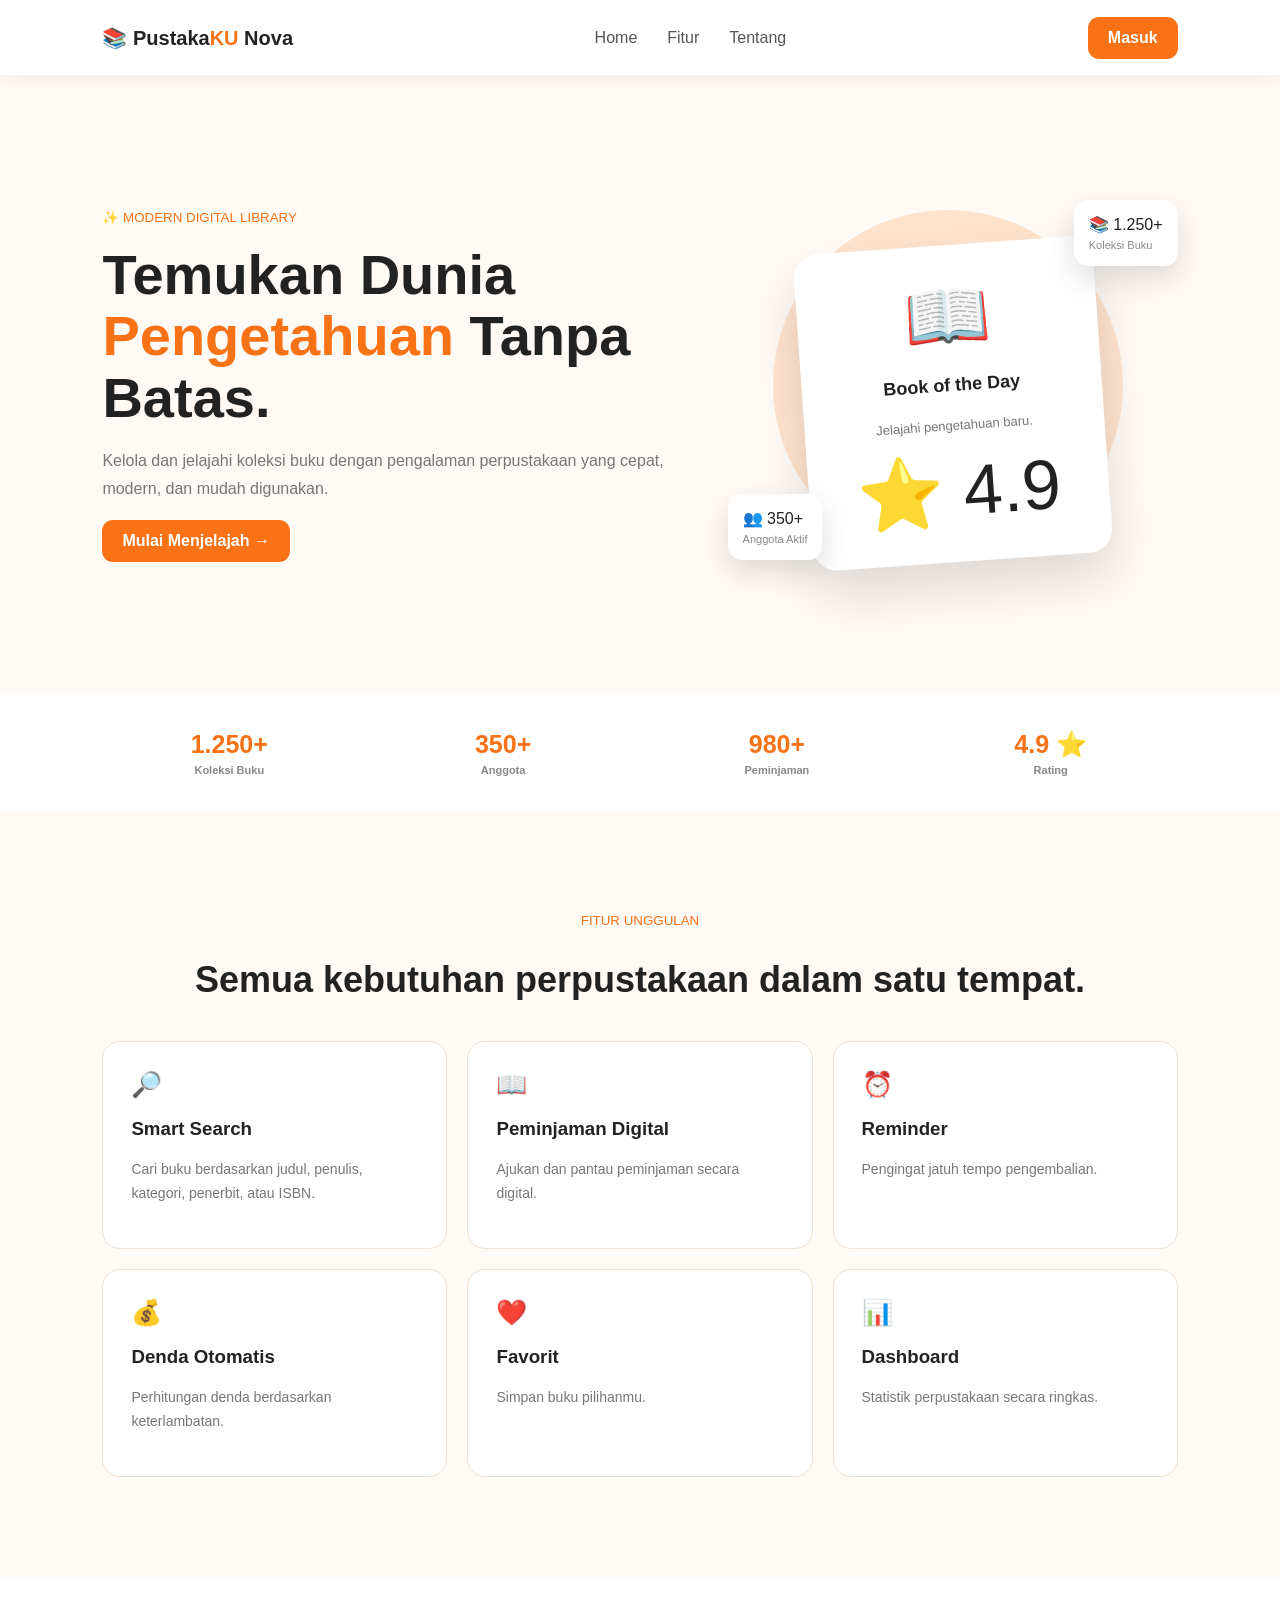
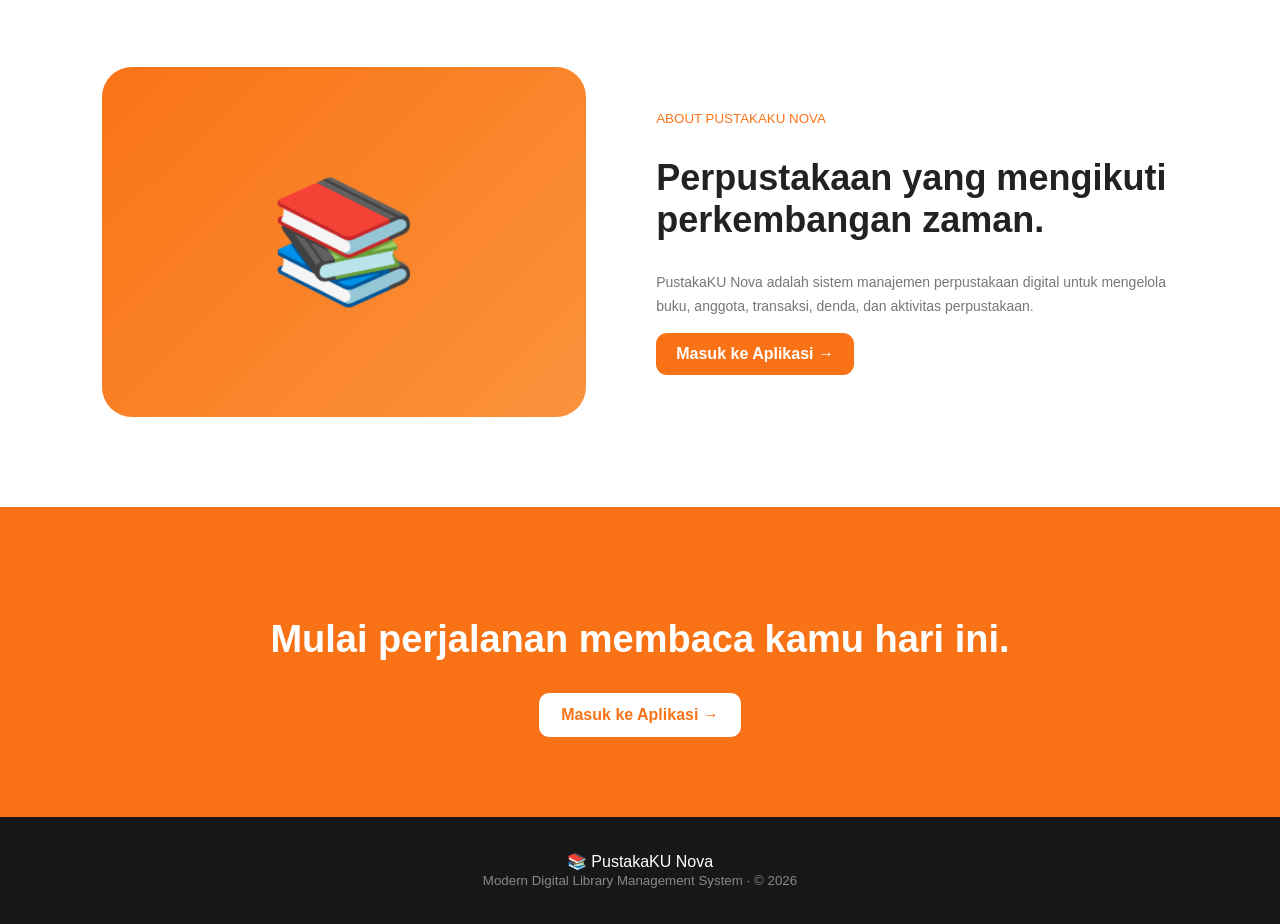
<file: index.html>
<!doctype html>
<html lang="id">
  <head>
    <meta charset="UTF-8" />
    <meta name="viewport" content="width=device-width,initial-scale=1" />
    <title>PustakaKU Nova</title>
    <link rel="stylesheet" href="css/landing.css" />
  </head>
  <body>
    <header>
      <b>📚 Pustaka<span>KU</span> Nova</b>
      <nav>
        <a href="#home">Home</a><a href="#fitur">Fitur</a
        ><a href="#tentang">Tentang</a>
      </nav>
      <a class="btn" href="login.html">Masuk</a>
    </header>
    <main>
      <section class="hero" id="home">
        <div>
          <small>✨ MODERN DIGITAL LIBRARY</small>
          <h1>Temukan Dunia <span>Pengetahuan</span> Tanpa Batas.</h1>
          <p>
            Kelola dan jelajahi koleksi buku dengan pengalaman perpustakaan yang
            cepat, modern, dan mudah digunakan.
          </p>
          <a class="btn" href="login.html">Mulai Menjelajah →</a>
        </div>
        <div class="visual">
          <div class="book">
            📖
            <h3>Book of the Day</h3>
            <p>Jelajahi pengetahuan baru.</p>
            ⭐ 4.9
          </div>
          <i>📚 1.250+<small>Koleksi Buku</small></i
          ><i>👥 350+<small>Anggota Aktif</small></i>
        </div>
      </section>
      <section class="stats">
        <b>1.250+<small>Koleksi Buku</small></b
        ><b>350+<small>Anggota</small></b
        ><b>980+<small>Peminjaman</small></b
        ><b>4.9 ⭐<small>Rating</small></b>
      </section>
      <section id="fitur">
        <small>FITUR UNGGULAN</small>
        <h2>Semua kebutuhan perpustakaan dalam satu tempat.</h2>
        <div class="grid">
          <article>
            🔎
            <h3>Smart Search</h3>
            <p>
              Cari buku berdasarkan judul, penulis, kategori, penerbit, atau
              ISBN.
            </p>
          </article>
          <article>
            📖
            <h3>Peminjaman Digital</h3>
            <p>Ajukan dan pantau peminjaman secara digital.</p>
          </article>
          <article>
            ⏰
            <h3>Reminder</h3>
            <p>Pengingat jatuh tempo pengembalian.</p>
          </article>
          <article>
            💰
            <h3>Denda Otomatis</h3>
            <p>Perhitungan denda berdasarkan keterlambatan.</p>
          </article>
          <article>
            ❤️
            <h3>Favorit</h3>
            <p>Simpan buku pilihanmu.</p>
          </article>
          <article>
            📊
            <h3>Dashboard</h3>
            <p>Statistik perpustakaan secara ringkas.</p>
          </article>
        </div>
      </section>
      <section id="tentang" class="about">
        <div class="big">📚</div>
        <div>
          <small>ABOUT PUSTAKAKU NOVA</small>
          <h2>Perpustakaan yang mengikuti perkembangan zaman.</h2>
          <p>
            PustakaKU Nova adalah sistem manajemen perpustakaan digital untuk
            mengelola buku, anggota, transaksi, denda, dan aktivitas
            perpustakaan.
          </p>
          <a class="btn" href="login.html">Masuk ke Aplikasi →</a>
        </div>
      </section>
      <section class="cta">
        <h2>Mulai perjalanan membaca kamu hari ini.</h2>
        <a class="white" href="login.html">Masuk ke Aplikasi →</a>
      </section>
    </main>
    <footer>
      📚 PustakaKU Nova<br /><small
        >Modern Digital Library Management System · © 2026</small
      >
    </footer>
  </body>
</html>
</file>
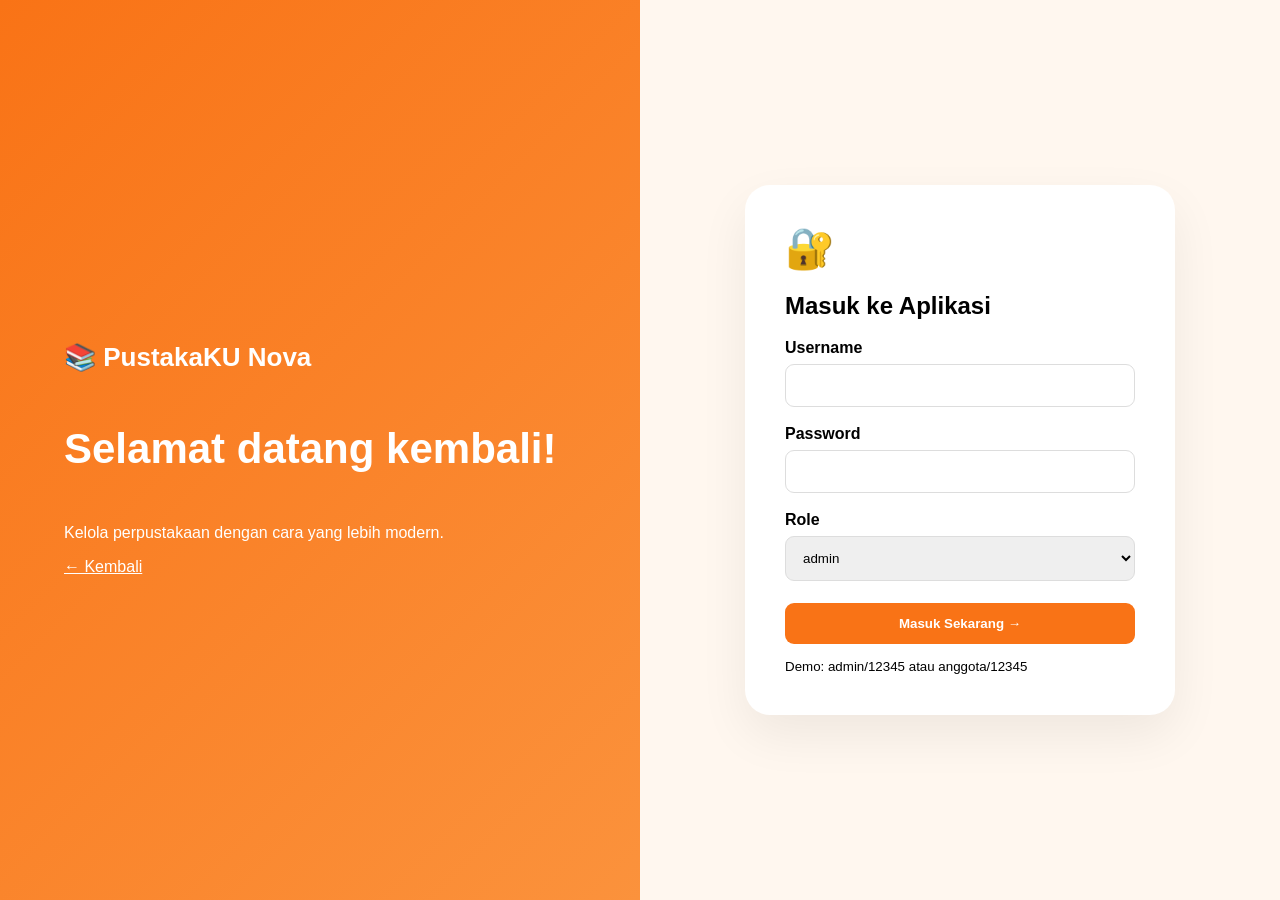
<file: anggota.html>
<!doctype html>
<html lang="id">
  <head>
    <meta charset="UTF-8" />
    <meta name="viewport" content="width=device-width,initial-scale=1" />
    <title>Anggota | PustakaKU Nova</title>
    <link rel="stylesheet" href="css/app.css" />
  </head>
  <body>
    <div class="app">
      <aside class="side">
        <b>📚 PustakaKU Nova</b>
        <nav></nav>
        <button onclick="out()">Keluar</button>
      </aside>
      <main class="main">
        <div class="top">
          <div>
            <small>Manajemen pengguna</small>
            <h1>Anggota</h1>
          </div>
          <div class="avatar">A</div>
        </div>
        <div class="toolbar">
          <input
            id="q"
            placeholder="🔎 Cari nama, kelas, atau email..."
            oninput="render()"
          /><button class="action" onclick="addMember()">
            + Tambah Anggota
          </button>
        </div>
        <table class="table">
          <thead>
            <tr>
              <th>Nama</th>
              <th>Kelas</th>
              <th>Email</th>
              <th>Status</th>
              <th>Aksi</th>
            </tr>
          </thead>
          <tbody id="list"></tbody>
        </table>
      </main>
    </div>
    <script src="js/data.js"></script>
    <script src="js/app.js"></script>
    <script>
      function render() {
        let x = q.value.toLowerCase();
        list.innerHTML = members
          .filter((m) => (m.name + m.kelas + m.email).toLowerCase().includes(x))
          .map(
            (m, i) =>
              `<tr><td>${m.name}</td><td>${m.kelas}</td><td>${m.email}</td><td>${m.status}</td><td><button class="action" onclick="removeMember(${i})">Hapus</button></td></tr>`,
          )
          .join("");
      }
      function addMember() {
        let name = prompt("Nama anggota");
        if (!name) return;
        let kelas = prompt("Kelas", "XI RPL 1") || "Umum";
        members.push({
          name,
          kelas,
          email: name.toLowerCase().replaceAll(" ", "_") + "@pustakaku.local",
          status: "Aktif",
        });
        save();
        render();
      }
      function removeMember(i) {
        if (confirm("Hapus anggota ini?")) {
          members.splice(i, 1);
          save();
          render();
        }
      }
      render();
    </script>
  </body>
</html>
</file>
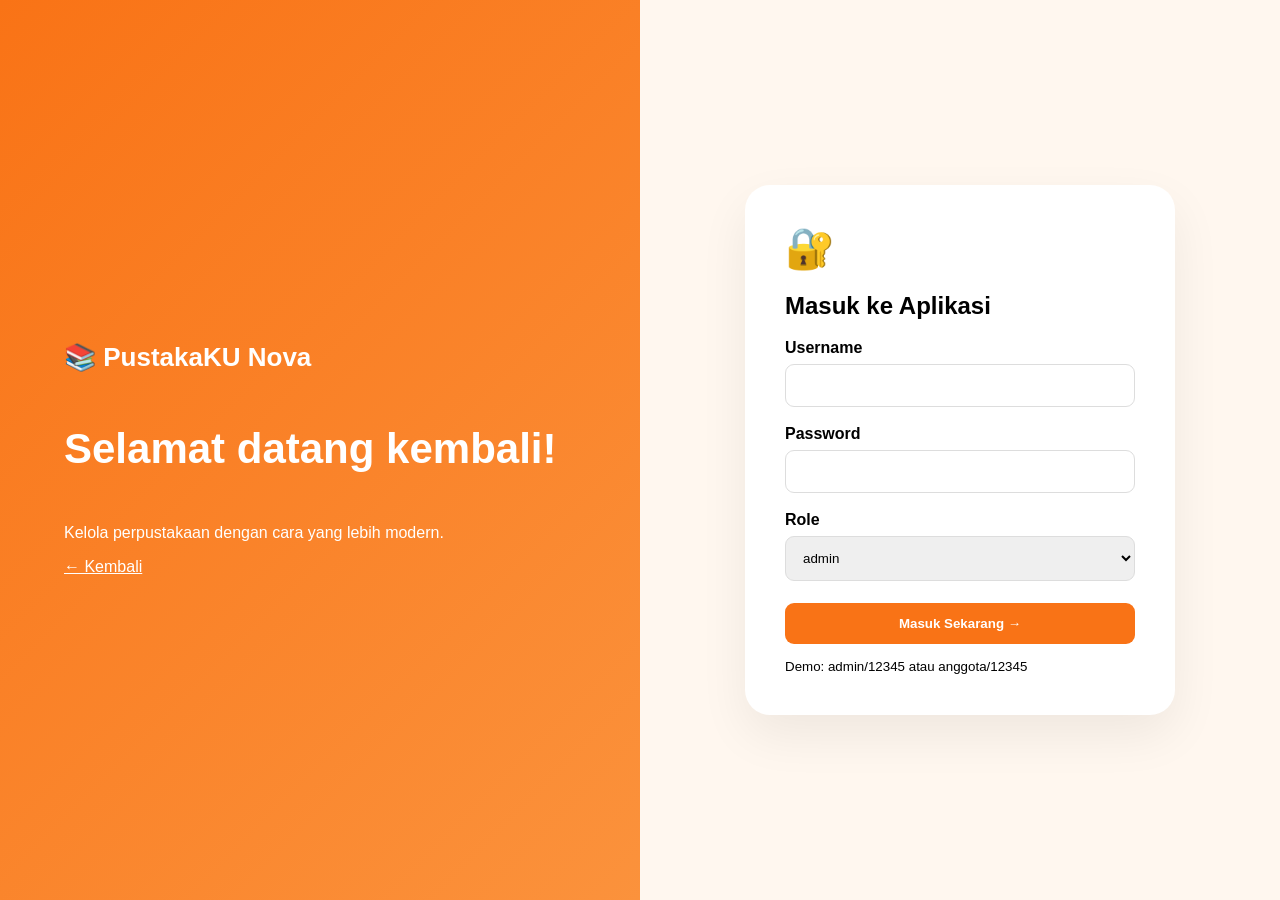
<file: buku.html>
<!doctype html>
<html lang="id">
  <head>
    <meta charset="UTF-8" />
    <meta name="viewport" content="width=device-width,initial-scale=1" />
    <title>Buku | PustakaKU Nova</title>
    <link rel="stylesheet" href="css/app.css" />
  </head>
  <body>
    <div class="app">
      <aside class="side">
        <b>📚 PustakaKU Nova</b>
        <nav></nav>
        <button onclick="out()">Keluar</button>
      </aside>
      <main class="main">
        <div class="top">
          <div>
            <small>15 koleksi demo</small>
            <h1>Koleksi Buku</h1>
          </div>
          <div class="avatar">A</div>
        </div>
        <div class="toolbar">
          <input
            id="q"
            placeholder="🔎 Cari judul, penulis, kategori, ISBN..."
            oninput="render()"
          /><button class="action" onclick="add()">+ Tambah</button>
        </div>
        <table class="table">
          <thead>
            <tr>
              <th>Judul</th>
              <th>Penulis</th>
              <th>Kategori</th>
              <th>Tahun</th>
              <th>Rating</th>
              <th>Stok</th>
              <th>Aksi</th>
            </tr>
          </thead>
          <tbody id="list"></tbody>
        </table>
      </main>
    </div>
    <script src="js/data.js"></script>
    <script src="js/app.js"></script>
    <script>
      function render() {
        let x = q.value.toLowerCase();
        list.innerHTML = books
          .filter((b) =>
            (b.title + b.author + b.cat + b.isbn + b.publisher)
              .toLowerCase()
              .includes(x),
          )
          .map(
            (b) =>
              `<tr><td><b>${b.title}</b></td><td>${b.author}</td><td>${b.cat}</td><td>${b.year}</td><td>⭐ ${b.rating}</td><td>${b.stock}</td><td><button class="action" onclick="del(${b.id})">Hapus</button></td></tr>`,
          )
          .join("");
      }
      function add() {
        let t = prompt("Judul buku");
        if (t) {
          books.push({
            id: Date.now(),
            title: t,
            author: "Penulis Baru",
            cat: "Umum",
            publisher: "PustakaKU",
            year: 2026,
            isbn: "-",
            stock: 1,
            rating: 5,
          });
          save();
          render();
        }
      }
      function del(id) {
        let i = books.findIndex((b) => b.id === id);
        if (i >= 0 && confirm("Hapus buku?")) {
          books.splice(i, 1);
          save();
          render();
        }
      }
      render();
    </script>
  </body>
</html>
</file>
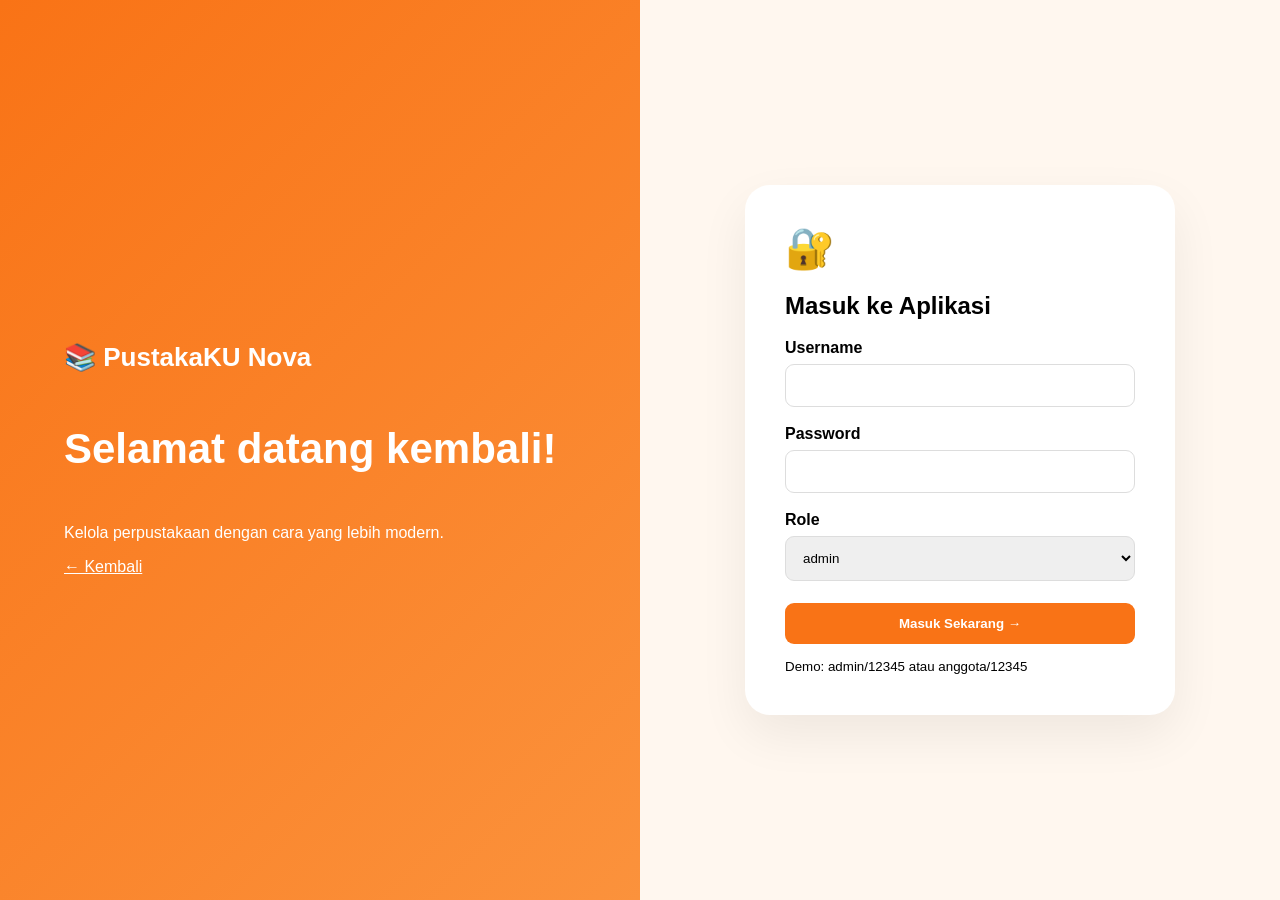
<file: dashboard.html>
<!doctype html>
<html lang="id">
  <head>
    <meta charset="UTF-8" />
    <meta name="viewport" content="width=device-width,initial-scale=1" />
    <title>Dashboard | PustakaKU Nova</title>
    <link rel="stylesheet" href="css/app.css" />
  </head>
  <body>
    <div class="app">
      <aside class="side">
        <b>📚 PustakaKU Nova</b>
        <nav></nav>
        <button onclick="out()">Keluar</button>
      </aside>
      <main class="main">
        <div class="top">
          <div>
            <small>Selamat datang 👋</small>
            <h1>Dashboard</h1>
          </div>
          <div class="avatar">A</div>
        </div>
        <div class="cards">
          <div class="card">📚 Total Buku<b id="b"></b></div>
          <div class="card">👥 Anggota<b id="m"></b></div>
          <div class="card">📖 Transaksi<b id="l"></b></div>
          <div class="card">💰 Denda<b id="f"></b></div>
        </div>
        <div class="panel">
          <h2>Aktivitas Terbaru</h2>
          <table class="table">
            <thead>
              <tr>
                <th>Anggota</th>
                <th>Buku</th>
                <th>Status</th>
                <th>Jatuh Tempo</th>
              </tr>
            </thead>
            <tbody id="activity"></tbody>
          </table>
        </div>
      </main>
    </div>
    <script src="js/data.js"></script>
    <script src="js/app.js"></script>
    <script>
      b.textContent = books.length;
      m.textContent = members.length;
      l.textContent = loans.length;
      f.textContent = rupiah(
        fines
          .filter((x) => x.status !== "Lunas")
          .reduce((a, x) => a + x.total, 0),
      );
      activity.innerHTML = loans
        .slice(-6)
        .reverse()
        .map(
          (x) =>
            `<tr><td>${x.member}</td><td>${x.book}</td><td>${x.status}</td><td>${x.due}</td></tr>`,
        )
        .join("");
    </script>
  </body>
</html>
</file>
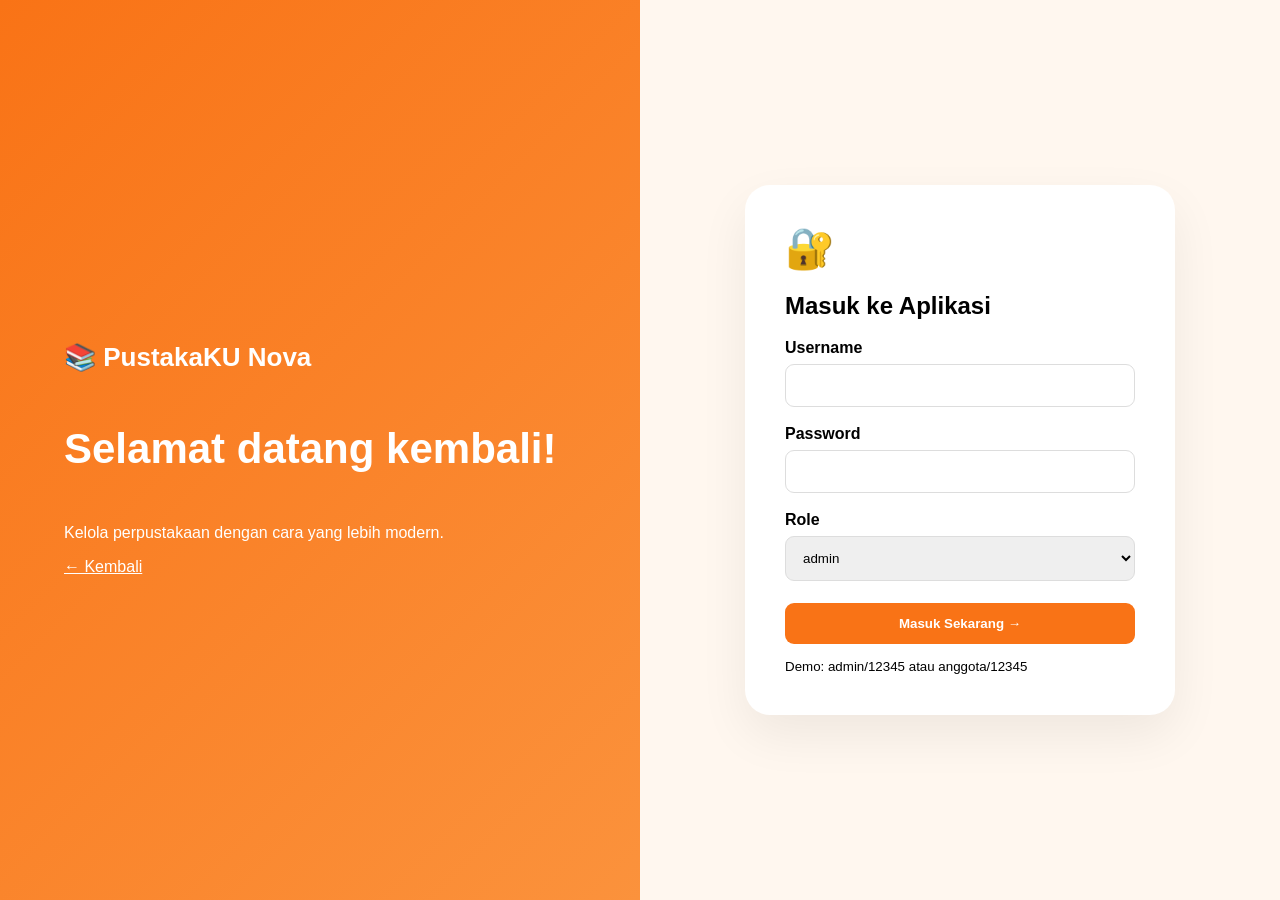
<file: denda.html>
<!doctype html>
<html lang="id">
  <head>
    <meta charset="UTF-8" />
    <meta name="viewport" content="width=device-width,initial-scale=1" />
    <title>Denda | PustakaKU Nova</title>
    <link rel="stylesheet" href="css/app.css" />
  </head>
  <body>
    <div class="app">
      <aside class="side">
        <b>📚 PustakaKU Nova</b>
        <nav></nav>
        <button onclick="out()">Keluar</button>
      </aside>
      <main class="main">
        <div class="top">
          <div>
            <small>Rp1.000 / hari</small>
            <h1>Denda</h1>
          </div>
          <div class="avatar">A</div>
        </div>
        <div class="cards">
          <div class="card">Total Denda<b id="total"></b></div>
          <div class="card">Belum Dibayar<b id="unpaid"></b></div>
        </div>
        <table class="table">
          <thead>
            <tr>
              <th>Anggota</th>
              <th>Buku</th>
              <th>Terlambat</th>
              <th>Total</th>
              <th>Status</th>
            </tr>
          </thead>
          <tbody id="list"></tbody>
        </table>
      </main>
    </div>
    <script src="js/data.js"></script>
    <script src="js/app.js"></script>
    <script>
      function render() {
        list.innerHTML = fines
          .map(
            (f, i) =>
              `<tr><td>${f.member}</td><td>${f.book}</td><td>${f.days} hari</td><td>${rupiah(f.total)}</td><td>${f.status} ${f.status !== "Lunas" ? `<button class="action" onclick="pay(${i})">Bayar</button>` : ""}</td></tr>`,
          )
          .join("");
        total.textContent = rupiah(fines.reduce((a, f) => a + f.total, 0));
        unpaid.textContent = rupiah(
          fines
            .filter((f) => f.status !== "Lunas")
            .reduce((a, f) => a + f.total, 0),
        );
      }
      function pay(i) {
        fines[i].status = "Lunas";
        save();
        render();
      }
      render();
    </script>
  </body>
</html>
</file>
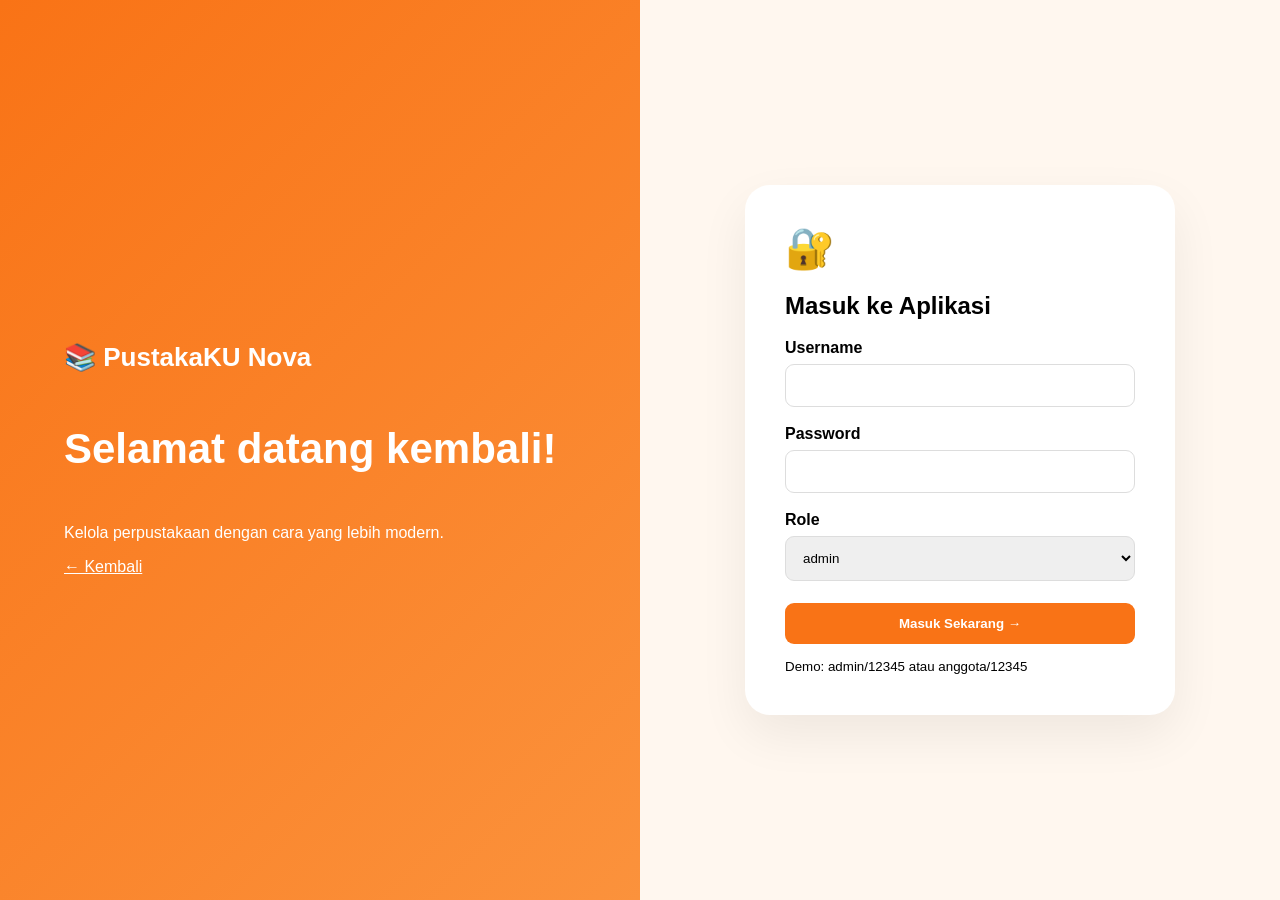
<file: favorit.html>
<!doctype html>
<html lang="id">
  <head>
    <meta charset="UTF-8" />
    <meta name="viewport" content="width=device-width,initial-scale=1" />
    <title>Favorit | PustakaKU Nova</title>
    <link rel="stylesheet" href="css/app.css" />
  </head>
  <body>
    <div class="app">
      <aside class="side">
        <b>📚 PustakaKU Nova</b>
        <nav></nav>
        <button onclick="out()">Keluar</button>
      </aside>
      <main class="main">
        <div class="top">
          <div>
            <small>Koleksi pilihanmu</small>
            <h1>Favorit</h1>
          </div>
          <div class="avatar">A</div>
        </div>
        <div class="books" id="favoriteList"></div>
      </main>
    </div>
    <script src="js/data.js"></script>
    <script src="js/app.js"></script>
    <script>
      function renderFavorites() {
        var list = document.getElementById("favoriteList");
        var favoriteBooks = books.filter(function (book) {
          return favorites.some(function (id) {
            return Number(id) === Number(book.id);
          });
        });
        if (!favoriteBooks.length) {
          list.innerHTML =
            '<div class="panel"><h2>Belum ada buku favorit</h2><p>Tambahkan buku ke favorit dari halaman Koleksi.</p></div>';
          return;
        }
        list.innerHTML = favoriteBooks
          .map(function (book) {
            return (
              '<div class="bookbox"><div class="cover">📖</div><h3>' +
              book.title +
              "</h3><p>" +
              book.author +
              "</p><p>⭐ " +
              (book.rating || 0) +
              " · Stok " +
              book.stock +
              '</p><button class="action" onclick="removeFav(' +
              book.id +
              ')">Hapus Favorit</button></div>'
            );
          })
          .join("");
      }
      function removeFav(id) {
        favorites = favorites.filter(function (item) {
          return Number(item) !== Number(id);
        });
        save();
        renderFavorites();
      }
      document.addEventListener("DOMContentLoaded", renderFavorites);
    </script>
  </body>
</html>
</file>
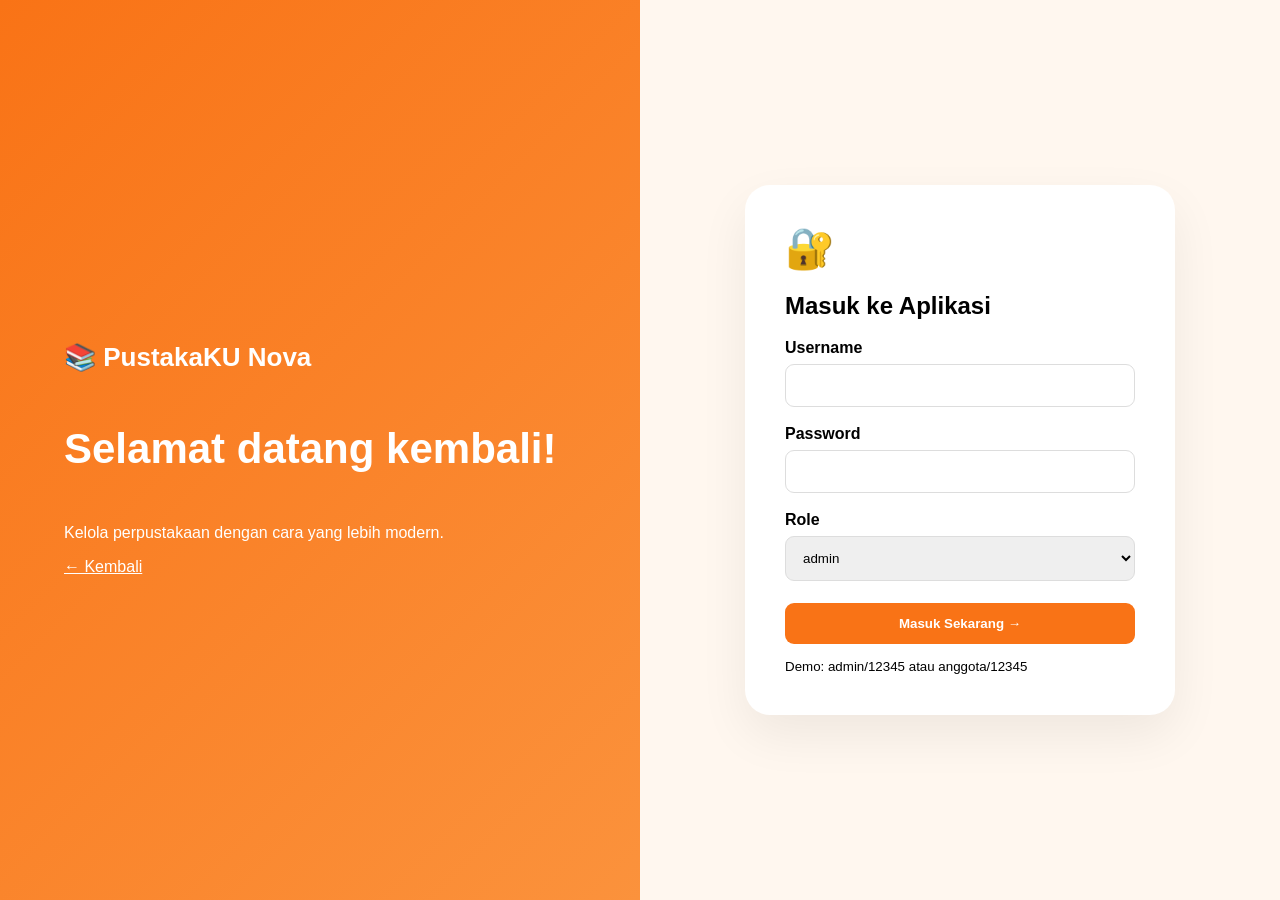
<file: laporan.html>
<!doctype html>
<html lang="id">
  <head>
    <meta charset="UTF-8" />
    <meta name="viewport" content="width=device-width,initial-scale=1" />
    <title>Laporan | PustakaKU Nova</title>
    <link rel="stylesheet" href="css/app.css" />
  </head>
  <body>
    <div class="app">
      <aside class="side">
        <b>📚 PustakaKU Nova</b>
        <nav></nav>
        <button onclick="out()">Keluar</button>
      </aside>
      <main class="main">
        <div class="top">
          <div>
            <small>Ringkasan perpustakaan</small>
            <h1>Laporan & Statistik</h1>
          </div>
          <div class="avatar">A</div>
        </div>
        <div class="cards">
          <div class="card">Jumlah Buku<b id="bc">0</b></div>
          <div class="card">Anggota<b id="mc">0</b></div>
          <div class="card">Transaksi<b id="lc">0</b></div>
          <div class="card">Total Denda<b id="fc">Rp0</b></div>
        </div>
        <div class="panel">
          <h2>Buku Populer</h2>
          <table class="table">
            <thead>
              <tr>
                <th>Rank</th>
                <th>Judul</th>
                <th>Penulis</th>
                <th>Rating</th>
                <th>Stok</th>
              </tr>
            </thead>
            <tbody id="popularList"></tbody>
          </table>
        </div>
        <div class="panel">
          <h2>Ringkasan Status Peminjaman</h2>
          <div class="cards" id="statusCards"></div>
        </div>
      </main>
    </div>
    <script src="js/data.js"></script>
    <script src="js/app.js"></script>
    <script>
      document.addEventListener("DOMContentLoaded", function () {
        document.getElementById("bc").textContent = books.length;
        document.getElementById("mc").textContent = members.length;
        document.getElementById("lc").textContent = loans.length;
        document.getElementById("fc").textContent = rupiah(
          fines.reduce(function (total, f) {
            return total + Number(f.total || 0);
          }, 0),
        );

        var popular = books
          .slice()
          .sort(function (a, b) {
            return Number(b.rating || 0) - Number(a.rating || 0);
          })
          .slice(0, 8);
        document.getElementById("popularList").innerHTML = popular
          .map(function (book, i) {
            return (
              "<tr><td>#" +
              (i + 1) +
              "</td><td>" +
              book.title +
              "</td><td>" +
              book.author +
              "</td><td>⭐ " +
              (book.rating || 0) +
              "</td><td>" +
              book.stock +
              "</td></tr>"
            );
          })
          .join("");

        var statuses = ["Dipinjam", "Terlambat", "Menunggu", "Dikembalikan"];
        document.getElementById("statusCards").innerHTML = statuses
          .map(function (status) {
            var count = loans.filter(function (loan) {
              return loan.status === status;
            }).length;
            return '<div class="card">' + status + "<b>" + count + "</b></div>";
          })
          .join("");
      });
    </script>
  </body>
</html>
</file>
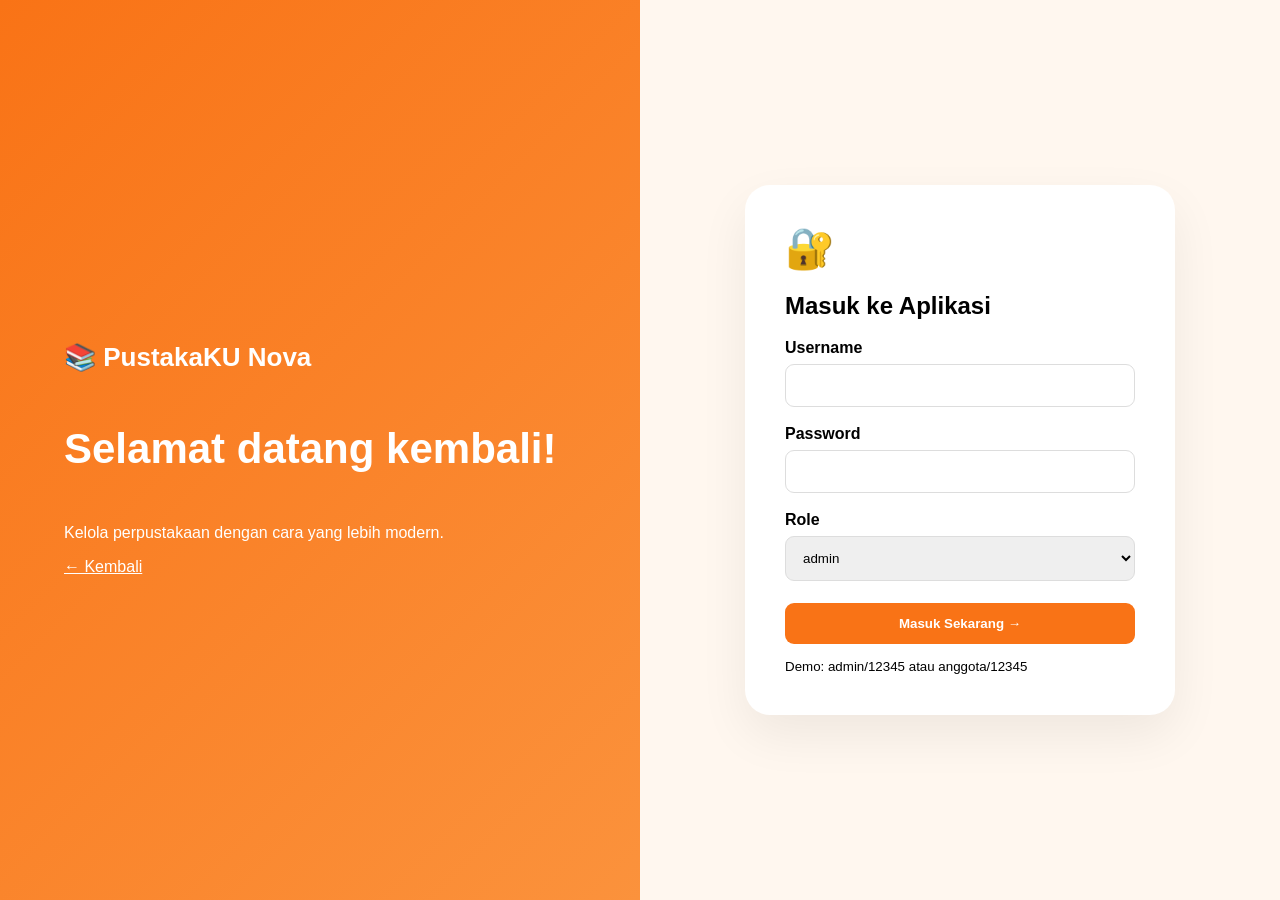
<file: login.html>
<!doctype html>
<html lang="id">
  <head>
    <meta charset="UTF-8" />
    <meta name="viewport" content="width=device-width,initial-scale=1" />
    <title>Login | PustakaKU Nova</title>
    <link rel="stylesheet" href="css/login.css" />
  </head>
  <body>
    <div class="login">
      <div class="intro">
        <h1>📚 PustakaKU Nova</h1>
        <h2>Selamat datang kembali!</h2>
        <p>Kelola perpustakaan dengan cara yang lebih modern.</p>
        <a href="index.html">← Kembali</a>
      </div>
      <form id="form">
        <div class="icon">🔐</div>
        <h2>Masuk ke Aplikasi</h2>
        <label>Username<input id="user" required /></label
        ><label>Password<input id="pass" type="password" required /></label
        ><label
          >Role<select id="role">
            <option>admin</option>
            <option>anggota</option>
          </select></label
        ><button>Masuk Sekarang →</button>
        <p id="msg"></p>
        <small>Demo: admin/12345 atau anggota/12345</small>
      </form>
    </div>
    <script src="js/auth.js"></script>
  </body>
</html>
</file>
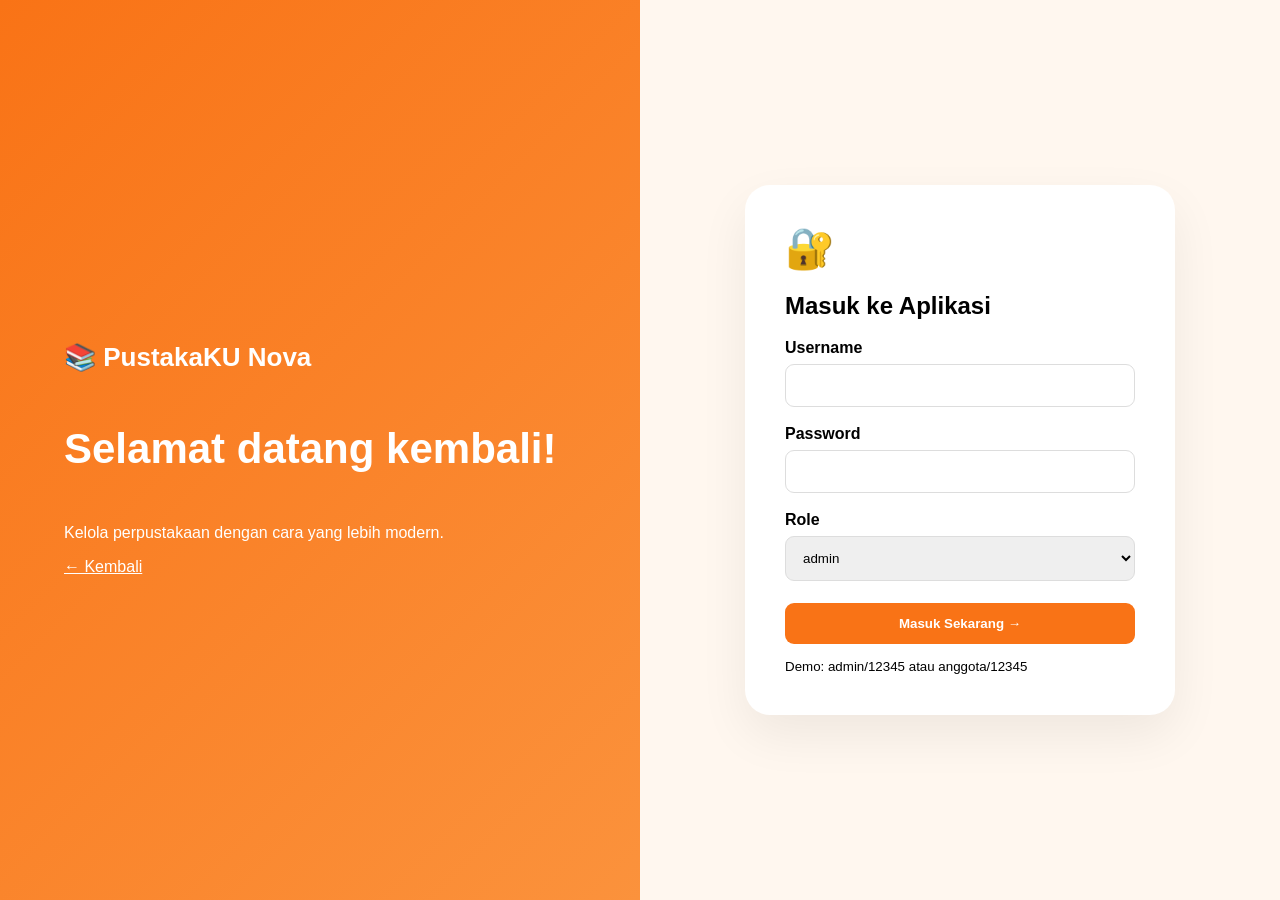
<file: notifikasi.html>
<!doctype html>
<html lang="id">
  <head>
    <meta charset="UTF-8" />
    <meta name="viewport" content="width=device-width,initial-scale=1" />
    <title>Notifikasi | PustakaKU Nova</title>
    <link rel="stylesheet" href="css/app.css" />
  </head>
  <body>
    <div class="app">
      <aside class="side">
        <b>📚 PustakaKU Nova</b>
        <nav></nav>
        <button onclick="out()">Keluar</button>
      </aside>
      <main class="main">
        <div class="top">
          <div>
            <small>Informasi terbaru</small>
            <h1>Notifikasi</h1>
          </div>
          <div class="avatar">A</div>
        </div>
        <div id="list"></div>
      </main>
    </div>
    <script src="js/data.js"></script>
    <script src="js/app.js"></script>
    <script>
      list.innerHTML = notifications
        .map(
          (n) =>
            `<div class="panel" style="margin-bottom:12px"><b>${n.type === "warning" ? "⚠️" : n.type === "success" ? "✅" : "🔔"} ${n.text}</b><p>${n.time}</p></div>`,
        )
        .join("");
    </script>
  </body>
</html>
</file>
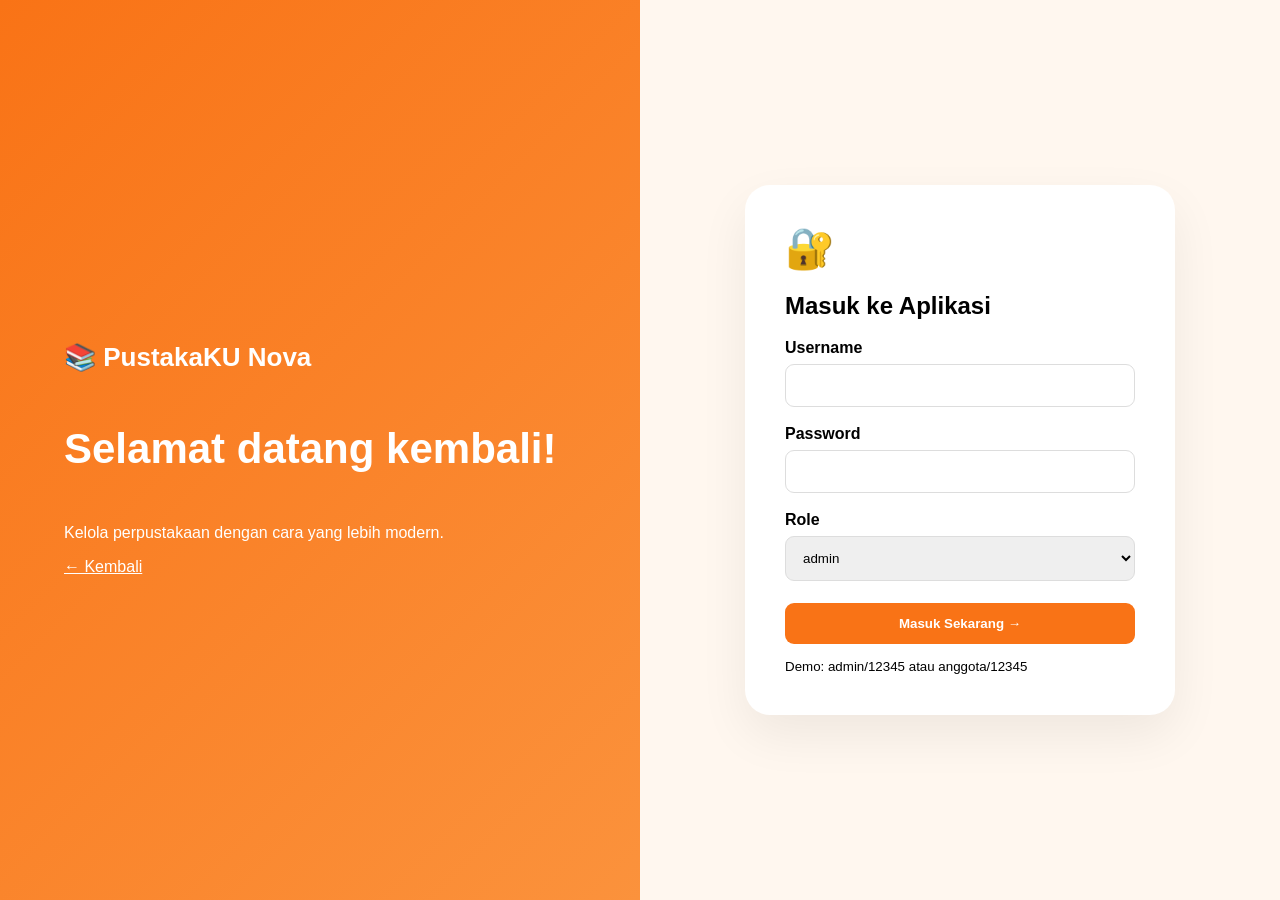
<file: peminjaman.html>
<!doctype html>
<html lang="id">
  <head>
    <meta charset="UTF-8" />
    <meta name="viewport" content="width=device-width,initial-scale=1" />
    <title>Peminjaman | PustakaKU Nova</title>
    <link rel="stylesheet" href="css/app.css" />
  </head>
  <body>
    <div class="app">
      <aside class="side">
        <b>📚 PustakaKU Nova</b>
        <nav></nav>
        <button onclick="out()">Keluar</button>
      </aside>
      <main class="main">
        <div class="top">
          <div>
            <small>Transaksi perpustakaan</small>
            <h1>Peminjaman</h1>
          </div>
          <div class="avatar">A</div>
        </div>
        <div class="toolbar">
          <button class="action" onclick="newLoan()">+ Peminjaman Baru</button>
        </div>
        <table class="table">
          <thead>
            <tr>
              <th>Anggota</th>
              <th>Buku</th>
              <th>Pinjam</th>
              <th>Jatuh Tempo</th>
              <th>Status</th>
            </tr>
          </thead>
          <tbody id="list"></tbody>
        </table>
      </main>
    </div>
    <script src="js/data.js"></script>
    <script src="js/app.js"></script>
    <script>
      function render() {
        list.innerHTML = loans
          .map(
            (l) =>
              `<tr><td>${l.member}</td><td>${l.book}</td><td>${l.borrow}</td><td>${l.due}</td><td>${l.status}</td></tr>`,
          )
          .join("");
      }
      function newLoan() {
        let member = prompt("Nama anggota");
        if (!member) return;
        let book = prompt("Judul buku");
        if (!book) return;
        let b = bookById(
          books.find((x) => x.title.toLowerCase() == book.toLowerCase())?.id,
        );
        if (!b || b.stock < 1) {
          alert("Buku tidak ditemukan atau stok habis.");
          return;
        }
        let d = new Date();
        let due = new Date(d);
        due.setDate(d.getDate() + 14);
        loans.push({
          id: Date.now(),
          member,
          book: b.title,
          borrow: d.toISOString().slice(0, 10),
          due: due.toISOString().slice(0, 10),
          status: "Menunggu",
        });
        b.stock--;
        save();
        render();
        alert("Peminjaman berhasil ditambahkan.");
      }
      render();
    </script>
  </body>
</html>
</file>
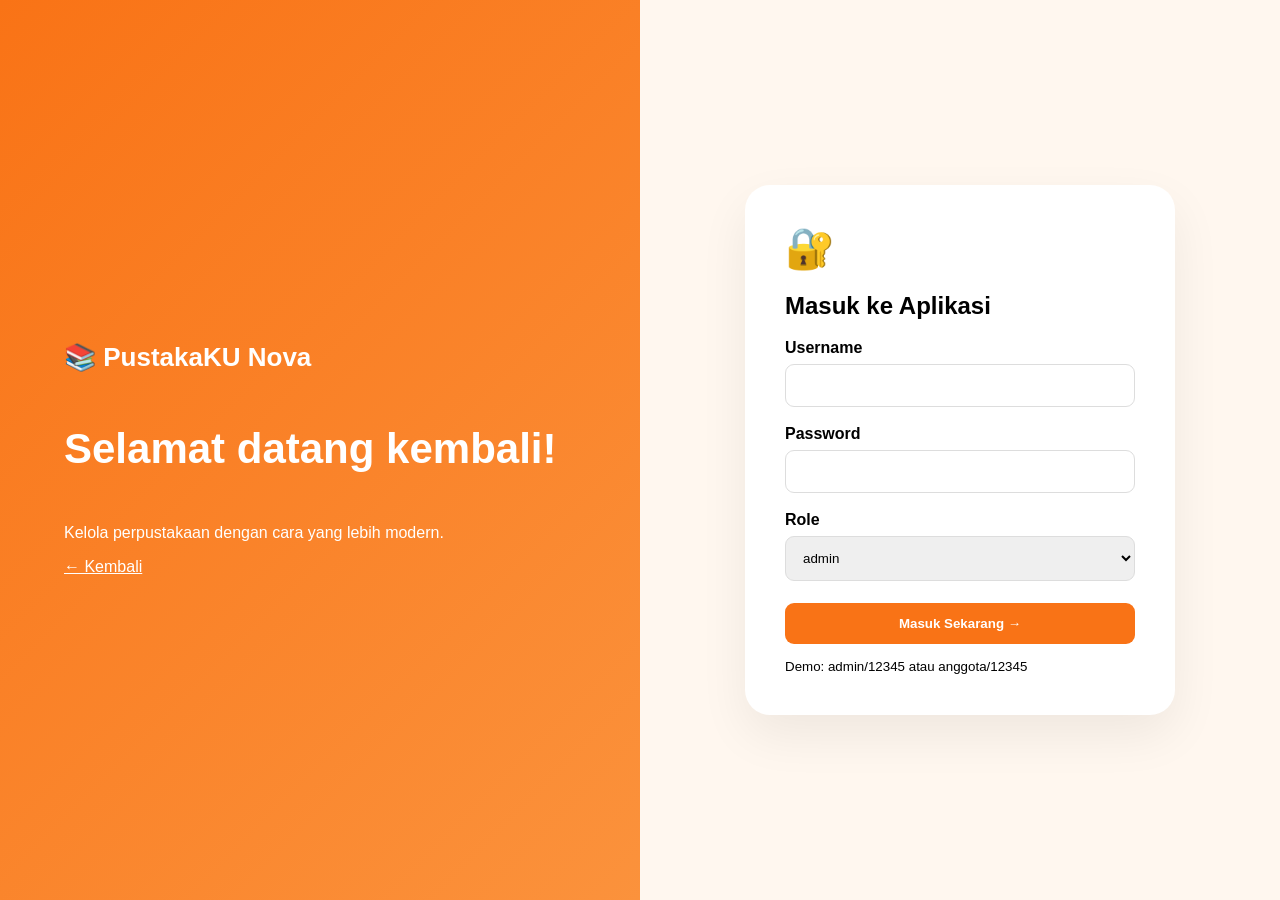
<file: pengaturan.html>
<!doctype html>
<html lang="id">
  <head>
    <meta charset="UTF-8" />
    <meta name="viewport" content="width=device-width,initial-scale=1" />
    <title>Pengaturan | PustakaKU Nova</title>
    <link rel="stylesheet" href="css/app.css" />
  </head>
  <body>
    <div class="app">
      <aside class="side">
        <b>📚 PustakaKU Nova</b>
        <nav></nav>
        <button onclick="out()">Keluar</button>
      </aside>
      <main class="main">
        <div class="top">
          <div>
            <small>Preferensi aplikasi</small>
            <h1>Pengaturan</h1>
          </div>
          <div class="avatar">A</div>
        </div>
        <div class="panel">
          <h2>Pengaturan Demo</h2>
          <p>
            <label
              ><input type="checkbox" checked /> Aktifkan pengingat jatuh
              tempo</label
            >
          </p>
          <p>
            <label
              ><input type="checkbox" checked /> Tampilkan notifikasi</label
            >
          </p>
          <p>
            <label
              >Durasi peminjaman:
              <select>
                <option>14 hari</option>
                <option>7 hari</option>
                <option>21 hari</option>
              </select></label
            >
          </p>
          <button class="action" onclick="alert('Pengaturan tersimpan.')">
            Simpan Pengaturan
          </button>
        </div>
      </main>
    </div>
    <script src="js/data.js"></script>
    <script src="js/app.js"></script>
  </body>
</html>
</file>
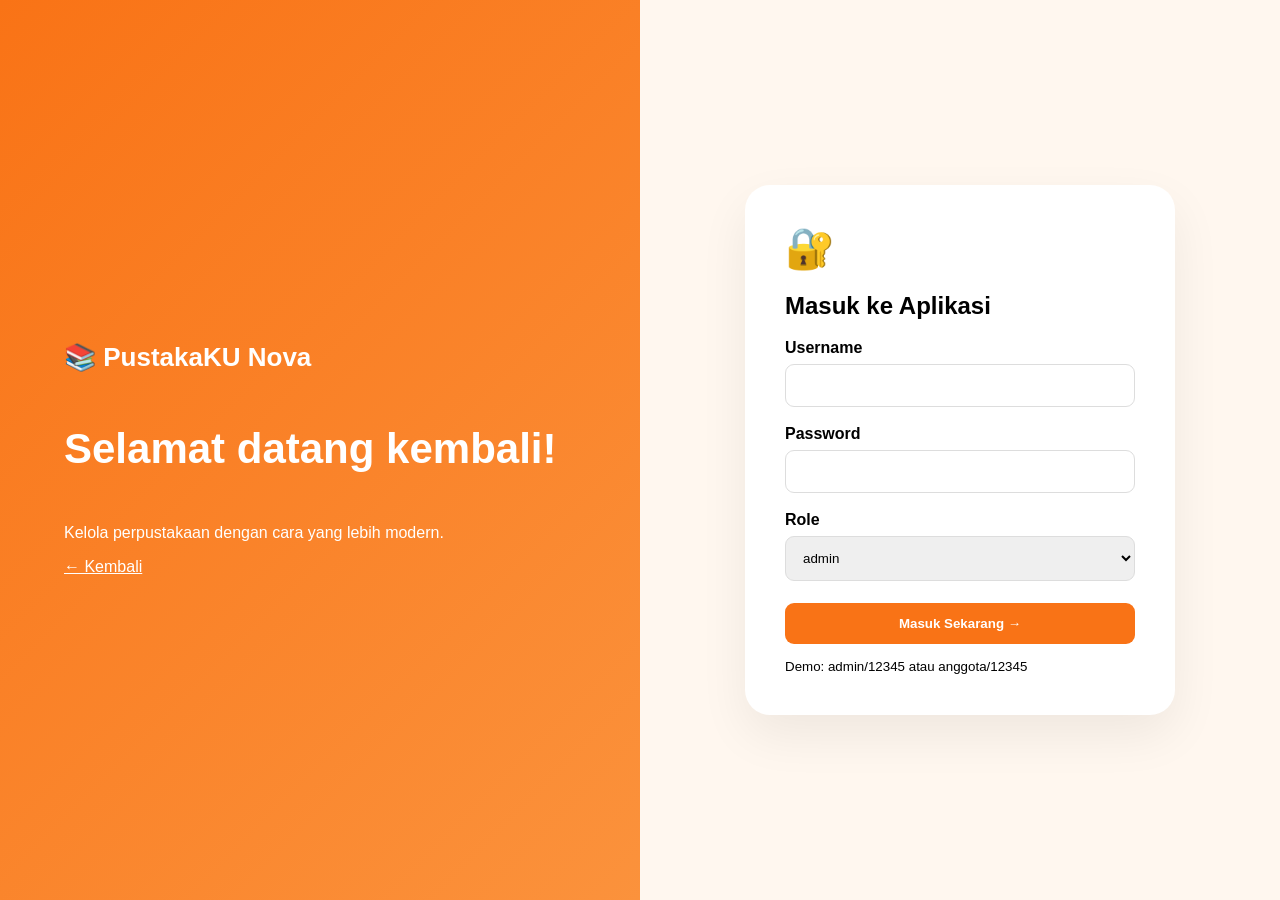
<file: pengembalian.html>
<!doctype html>
<html lang="id">
  <head>
    <meta charset="UTF-8" />
    <meta name="viewport" content="width=device-width,initial-scale=1" />
    <title>Pengembalian | PustakaKU Nova</title>
    <link rel="stylesheet" href="css/app.css" />
  </head>
  <body>
    <div class="app">
      <aside class="side">
        <b>📚 PustakaKU Nova</b>
        <nav></nav>
        <button onclick="out()">Keluar</button>
      </aside>
      <main class="main">
        <div class="top">
          <div>
            <small>Update transaksi</small>
            <h1>Pengembalian</h1>
          </div>
          <div class="avatar">A</div>
        </div>
        <table class="table">
          <thead>
            <tr>
              <th>Anggota</th>
              <th>Buku</th>
              <th>Jatuh Tempo</th>
              <th>Status</th>
              <th>Aksi</th>
            </tr>
          </thead>
          <tbody id="list"></tbody>
        </table>
      </main>
    </div>
    <script src="js/data.js"></script>
    <script src="js/app.js"></script>
    <script>
      function render() {
        list.innerHTML = loans
          .filter((l) => l.status !== "Dikembalikan")
          .map(
            (l) =>
              `<tr><td>${l.member}</td><td>${l.book}</td><td>${l.due}</td><td>${l.status}</td><td><button class="action" onclick="ret(${l.id})">Kembalikan</button></td></tr>`,
          )
          .join("");
      }
      function ret(id) {
        let l = loans.find((x) => x.id == id);
        if (!l) return;
        l.status = "Dikembalikan";
        let b = books.find((x) => x.title === l.book);
        if (b) b.stock++;
        let today = new Date();
        let due = new Date(l.due);
        let days = Math.max(0, Math.ceil((today - due) / 86400000));
        if (days)
          fines.push({
            id: Date.now(),
            member: l.member,
            book: l.book,
            days,
            total: days * 1000,
            status: "Belum Dibayar",
          });
        save();
        render();
        alert(
          days
            ? "Terlambat " + days + " hari. Denda " + rupiah(days * 1000)
            : "Buku berhasil dikembalikan.",
        );
      }
      render();
    </script>
  </body>
</html>
</file>
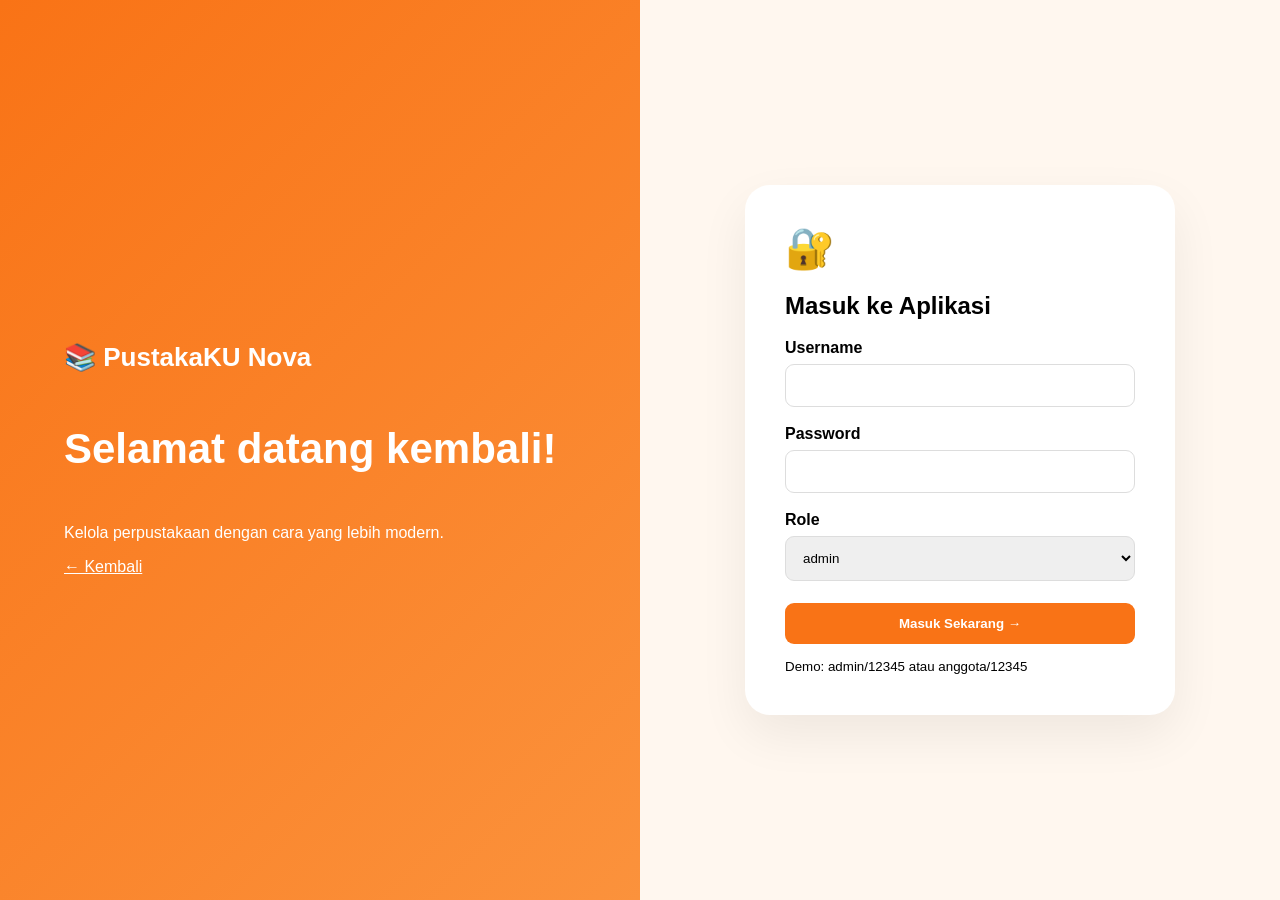
<file: profil.html>
<!doctype html>
<html lang="id">
  <head>
    <meta charset="UTF-8" />
    <meta name="viewport" content="width=device-width,initial-scale=1" />
    <title>Profil | PustakaKU Nova</title>
    <link rel="stylesheet" href="css/app.css" />
  </head>
  <body>
    <div class="app">
      <aside class="side">
        <b>📚 PustakaKU Nova</b>
        <nav></nav>
        <button onclick="out()">Keluar</button>
      </aside>
      <main class="main">
        <div class="top">
          <div>
            <small>Akun pengguna</small>
            <h1>Profil</h1>
          </div>
          <div class="avatar">A</div>
        </div>
        <div class="panel">
          <h2 id="name"></h2>
          <p>Username: <b id="user"></b></p>
          <p>Role: <b id="role"></b></p>
          <p>Anggota perpustakaan digital PustakaKU Nova.</p>
        </div>
      </main>
    </div>
    <script src="js/data.js"></script>
    <script src="js/app.js"></script>
    <script>
      let u = me();
      name.textContent = u.username;
      user.textContent = u.username;
      role.textContent = u.role;
    </script>
  </body>
</html>
</file>
<file: css/landing.css>
* {
  box-sizing: border-box;
}
html {
  scroll-behavior: smooth;
}
body {
  margin: 0;
  font-family: Arial, sans-serif;
  background: #fffaf5;
  color: #222;
}
header {
  height: 75px;
  background: #fff;
  display: flex;
  align-items: center;
  justify-content: space-between;
  padding: 0 8%;
  position: sticky;
  top: 0;
  z-index: 5;
  box-shadow: 0 3px 20px #0001;
}
header b {
  font-size: 20px;
}
header b span,
section small {
  color: #f97316;
}
nav {
  display: flex;
  gap: 30px;
}
nav a {
  color: #555;
  text-decoration: none;
}
.btn {
  display: inline-block;
  background: #f97316;
  color: #fff;
  text-decoration: none;
  padding: 12px 20px;
  border-radius: 11px;
  font-weight: bold;
}
.hero {
  min-height: 620px;
  padding: 80px 8%;
  display: flex;
  align-items: center;
  gap: 50px;
}
.hero > div:first-child {
  flex: 1;
}
.hero h1 {
  font-size: 56px;
  line-height: 1.1;
  margin: 18px 0;
}
.hero h1 span {
  color: #f97316;
}
.hero p {
  color: #777;
  line-height: 1.8;
  max-width: 600px;
}
.visual {
  width: 450px;
  height: 390px;
  position: relative;
}
.visual:before {
  content: "";
  position: absolute;
  width: 350px;
  height: 350px;
  border-radius: 50%;
  background: #ffe3cd;
  left: 45px;
  top: 20px;
}
.book {
  position: absolute;
  background: #fff;
  width: 300px;
  padding: 30px;
  border-radius: 24px;
  box-shadow: 0 25px 50px #0002;
  left: 75px;
  top: 55px;
  text-align: center;
  font-size: 70px;
  transform: rotate(-4deg);
}
.book h3 {
  font-size: 18px;
}
.book p {
  font-size: 13px;
}
.visual i {
  position: absolute;
  background: #fff;
  padding: 15px;
  border-radius: 14px;
  box-shadow: 0 12px 30px #0002;
  font-style: normal;
}
.visual i small,
.stats small {
  display: block;
  color: #888;
  font-size: 11px;
  margin-top: 5px;
}
.visual i:first-of-type {
  right: 0;
  top: 10px;
}
.visual i:last-of-type {
  left: 0;
  bottom: 20px;
}
.stats {
  background: #fff;
  padding: 35px 8%;
  display: grid;
  grid-template-columns: repeat(4, 1fr);
  text-align: center;
  gap: 20px;
}
.stats b {
  color: #f97316;
  font-size: 25px;
}
#fitur {
  padding: 100px 8%;
  text-align: center;
}
.grid {
  display: grid;
  grid-template-columns: repeat(3, 1fr);
  gap: 20px;
  margin-top: 40px;
}
.grid article {
  background: #fff;
  padding: 28px;
  border: 1px solid #f1dfd1;
  border-radius: 18px;
  text-align: left;
  transition: 0.3s;
}
.grid article:hover {
  transform: translateY(-7px);
  box-shadow: 0 15px 30px #0001;
}
.grid article:first-letter {
  font-size: 25px;
}
.grid p,
.about p {
  color: #777;
  line-height: 1.7;
  font-size: 14px;
}
.about {
  background: #fff;
  padding: 90px 8%;
  display: flex;
  gap: 70px;
  align-items: center;
}
.big {
  width: 45%;
  height: 350px;
  background: linear-gradient(135deg, #f97316, #fb923c);
  border-radius: 30px;
  display: grid;
  place-items: center;
  font-size: 120px;
}
.about > div:last-child {
  flex: 1;
}
.about h2,
#fitur h2 {
  font-size: 36px;
}
.cta {
  text-align: center;
  background: #f97316;
  color: #fff;
  padding: 80px;
}
.cta h2 {
  font-size: 38px;
}
.white {
  display: inline-block;
  background: #fff;
  color: #f97316;
  padding: 13px 22px;
  border-radius: 10px;
  text-decoration: none;
  font-weight: bold;
}
footer {
  background: #181818;
  color: #fff;
  text-align: center;
  padding: 35px;
}
footer small {
  color: #888;
}
@media (max-width: 800px) {
  nav {
    display: none;
  }
  .hero,
  .about {
    flex-direction: column;
    text-align: center;
  }
  .hero h1 {
    font-size: 40px;
  }
  .visual {
    transform: scale(0.72);
    margin: -50px;
  }
  .stats {
    grid-template-columns: 1fr 1fr;
  }
  .grid {
    grid-template-columns: 1fr;
  }
  .big {
    width: 100%;
  }
}
</file>
<file: css/app.css>
* {
  box-sizing: border-box;
}
body {
  margin: 0;
  font-family: Arial;
  background: #f7f6f4;
  color: #222;
}
.app {
  display: flex;
  min-height: 100vh;
}
.side {
  width: 235px;
  background: #191919;
  color: #fff;
  position: fixed;
  inset: 0 auto 0 0;
  padding: 22px;
}
.side nav {
  display: flex;
  flex-direction: column;
  margin-top: 30px;
}
.side a {
  color: #bbb;
  text-decoration: none;
  padding: 12px;
  border-radius: 9px;
}
.side a:hover {
  background: #f97316;
  color: #fff;
}
.side button {
  width: 100%;
  background: #333;
  color: #fff;
  border: 0;
  padding: 12px;
  margin-top: 20px;
  border-radius: 9px;
}
.main {
  margin-left: 235px;
  padding: 35px 5%;
  width: calc(100% - 235px);
}
.top {
  display: flex;
  justify-content: space-between;
}
.avatar {
  background: #f97316;
  color: #fff;
  border-radius: 50%;
  width: 42px;
  height: 42px;
  display: grid;
  place-items: center;
}
.cards {
  display: grid;
  grid-template-columns: repeat(4, 1fr);
  gap: 15px;
  margin: 25px 0;
}
.card,
.panel {
  background: #fff;
  padding: 22px;
  border-radius: 16px;
  box-shadow: 0 5px 20px #00000008;
}
.card b {
  font-size: 25px;
  color: #f97316;
}
.toolbar {
  display: flex;
  gap: 10px;
  margin: 20px 0;
}
.toolbar input {
  padding: 12px;
  border: 1px solid #ddd;
  border-radius: 9px;
  flex: 1;
}
.toolbar button,
.action {
  background: #f97316;
  color: #fff;
  border: 0;
  border-radius: 9px;
  padding: 10px 15px;
}
.table {
  width: 100%;
  background: #fff;
  border-collapse: collapse;
}
.table th,
.table td {
  padding: 13px;
  border-bottom: 1px solid #eee;
  text-align: left;
}
.books {
  display: grid;
  grid-template-columns: repeat(3, 1fr);
  gap: 15px;
}
.bookbox {
  background: #fff;
  padding: 20px;
  border-radius: 15px;
}
.cover {
  height: 130px;
  background: #ffe2cc;
  border-radius: 10px;
  display: grid;
  place-items: center;
  font-size: 55px;
}
@media (max-width: 800px) {
  .side {
    position: static;
    width: 100%;
  }
  .app {
    display: block;
  }
  .main {
    margin: 0;
    width: 100%;
  }
  .cards {
    grid-template-columns: 1fr 1fr;
  }
  .books {
    grid-template-columns: 1fr 1fr;
  }
}
@media (max-width: 500px) {
  .cards,
  .books {
    grid-template-columns: 1fr;
  }
}
.table tr:hover {
  background: #fff8f2;
}
.card {
  display: flex;
  flex-direction: column;
  gap: 10px;
}
.card b {
  display: block;
}
.panel p {
  color: #666;
  line-height: 1.6;
}
.bookbox h3 {
  margin-bottom: 6px;
}
.bookbox p {
  color: #666;
}
.action {
  cursor: pointer;
}
.toolbar input:focus {
  outline: 2px solid #ffd1b3;
  border-color: #f97316;
}
</file>
<file: css/login.css>
* {
  box-sizing: border-box;
}
body {
  margin: 0;
  font-family: Arial;
  background: #fff7ef;
}
.login {
  min-height: 100vh;
  display: grid;
  grid-template-columns: 1fr 1fr;
}
.intro {
  background: linear-gradient(135deg, #f97316, #fb923c);
  color: #fff;
  padding: 10%;
  display: flex;
  flex-direction: column;
  justify-content: center;
}
.intro h1 {
  font-size: 26px;
}
.intro h2 {
  font-size: 42px;
}
.intro a {
  color: #fff;
}
.login form {
  background: #fff;
  margin: auto;
  width: min(430px, 85%);
  padding: 40px;
  border-radius: 25px;
  box-shadow: 0 20px 50px #0001;
}
.icon {
  font-size: 40px;
}
label {
  display: block;
  font-weight: bold;
  margin-top: 18px;
}
input,
select {
  width: 100%;
  padding: 13px;
  margin-top: 7px;
  border: 1px solid #ddd;
  border-radius: 9px;
}
button {
  width: 100%;
  padding: 13px;
  margin-top: 22px;
  background: #f97316;
  color: #fff;
  border: 0;
  border-radius: 9px;
  font-weight: bold;
}
#msg {
  color: #d33;
  font-size: 13px;
}
@media (max-width: 700px) {
  .login {
    grid-template-columns: 1fr;
  }
  .intro {
    min-height: 270px;
  }
  .intro h2 {
    font-size: 30px;
  }
}
</file>
